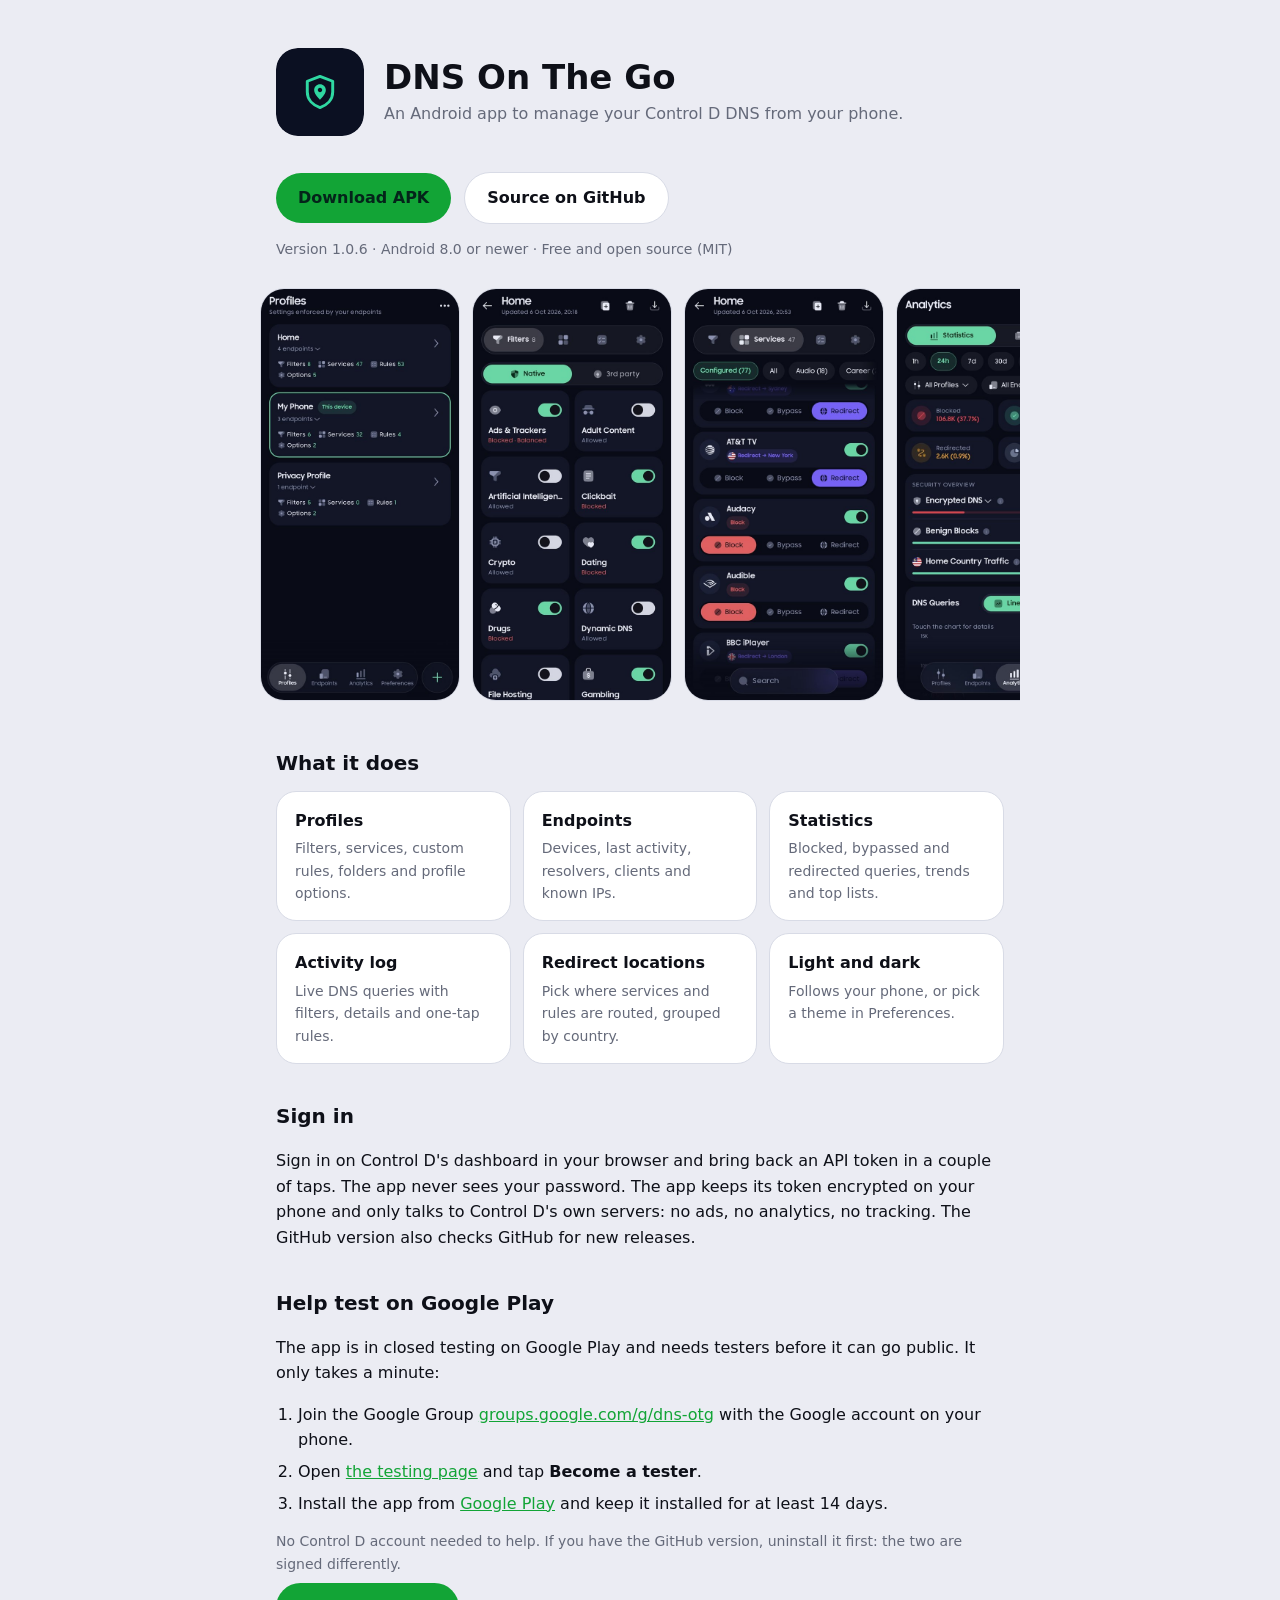
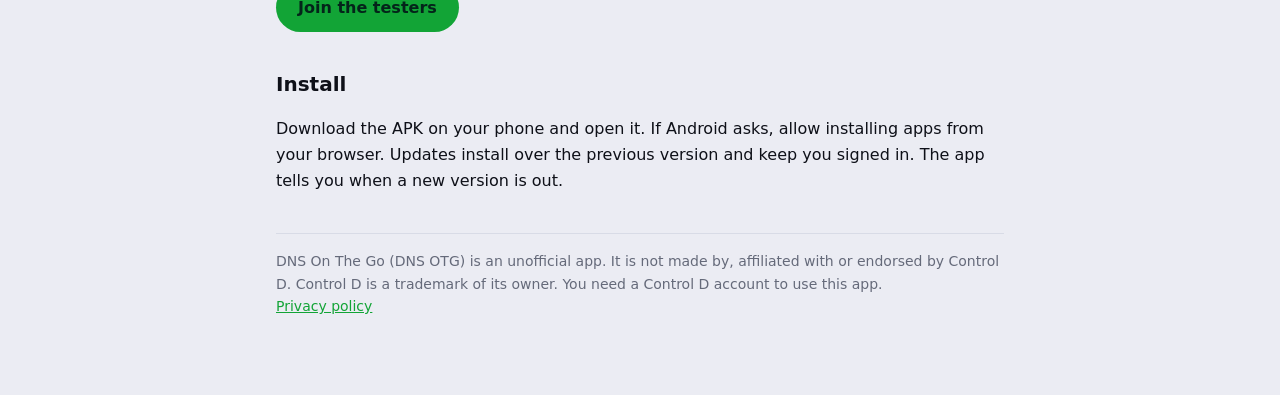
<file: docs/index.html>
<!doctype html>
<html lang="en">
<head>
<meta charset="utf-8">
<meta name="viewport" content="width=device-width, initial-scale=1">
<title>DNS On The Go</title>
<meta name="description" content="Unofficial Android app to manage your Control D DNS: profiles, endpoints, statistics and live logs.">
<link rel="icon" href="icon.svg">
<meta property="og:title" content="DNS On The Go">
<meta property="og:description" content="Unofficial Android app to manage your Control D DNS: profiles, endpoints, statistics and live logs.">
<meta property="og:image" content="https://tangrow1105.github.io/dns-otg/screenshots/01-profiles.jpg">
<meta property="og:url" content="https://tangrow1105.github.io/dns-otg/">
<link rel="stylesheet" href="style.css">
</head>
<body>
<main>
  <div class="hero">
    <img src="icon.svg" alt="">
    <div>
      <h1>DNS On The Go</h1>
      <p class="tag">An Android app to manage your Control D DNS from your phone.</p>
    </div>
  </div>

  <a class="btn" href="https://github.com/tangrow1105/dns-otg/releases/latest">Download APK</a>
  <a class="btn alt" href="https://github.com/tangrow1105/dns-otg">Source on GitHub</a>
  <p class="meta">Version 1.0.6 · Android 8.0 or newer · Free and open source (MIT)</p>

  <div class="shots" aria-label="Screenshots">
    <img src="screenshots/01-profiles.jpg" width="540" height="1120" alt="Profiles list">
    <img src="screenshots/02-filters.jpg" width="540" height="1120" alt="Filters" loading="lazy">
    <img src="screenshots/03-services.jpg" width="540" height="1120" alt="Services" loading="lazy">
    <img src="screenshots/06-statistics.jpg" width="540" height="1120" alt="Statistics" loading="lazy">
    <img src="screenshots/07-activity-log.jpg" width="540" height="1120" alt="Activity log" loading="lazy">
    <img src="screenshots/05-endpoints.jpg" width="540" height="1120" alt="Endpoints" loading="lazy">
    <img src="screenshots/04-default-location.jpg" width="540" height="1120" alt="Default Location" loading="lazy">
    <img src="screenshots/08-sign-in.jpg" width="540" height="1120" alt="Sign in" loading="lazy">
  </div>

  <h2>What it does</h2>
  <div class="grid">
    <div class="card"><h3>Profiles</h3><p>Filters, services, custom rules, folders and profile options.</p></div>
    <div class="card"><h3>Endpoints</h3><p>Devices, last activity, resolvers, clients and known IPs.</p></div>
    <div class="card"><h3>Statistics</h3><p>Blocked, bypassed and redirected queries, trends and top lists.</p></div>
    <div class="card"><h3>Activity log</h3><p>Live DNS queries with filters, details and one-tap rules.</p></div>
    <div class="card"><h3>Redirect locations</h3><p>Pick where services and rules are routed, grouped by country.</p></div>
    <div class="card"><h3>Light and dark</h3><p>Follows your phone, or pick a theme in Preferences.</p></div>
  </div>

  <h2>Sign in</h2>
  <p>Sign in on Control D's dashboard in your browser and bring back an API token in a couple of taps. The app never sees your password. The app keeps its token encrypted on your phone and only talks to Control D's own servers: no ads, no analytics, no tracking. The GitHub version also checks GitHub for new releases.</p>

  <h2>Help test on Google Play</h2>
  <p>The app is in closed testing on Google Play and needs testers before it can go public. It only takes a minute:</p>
  <ol class="steps">
    <li>Join the Google Group <a href="https://groups.google.com/g/dns-otg">groups.google.com/g/dns-otg</a> with the Google account on your phone.</li>
    <li>Open <a href="https://play.google.com/apps/testing/app.dnsotg">the testing page</a> and tap <b>Become a tester</b>.</li>
    <li>Install the app from <a href="https://play.google.com/store/apps/details?id=app.dnsotg">Google Play</a> and keep it installed for at least 14 days.</li>
  </ol>
  <p class="meta">No Control D account needed to help. If you have the GitHub version, uninstall it first: the two are signed differently.</p>
  <a class="btn" href="https://groups.google.com/g/dns-otg">Join the testers</a>

  <h2>Install</h2>
  <p>Download the APK on your phone and open it. If Android asks, allow installing apps from your browser. Updates install over the previous version and keep you signed in. The app tells you when a new version is out.</p>

  <p class="note">DNS On The Go (DNS OTG) is an unofficial app. It is not made by, affiliated with or endorsed by Control D.
  Control D is a trademark of its owner. You need a Control D account to use this app.<br>
  <a href="privacy.html">Privacy policy</a></p>
</main>
</body>
</html>
</file>
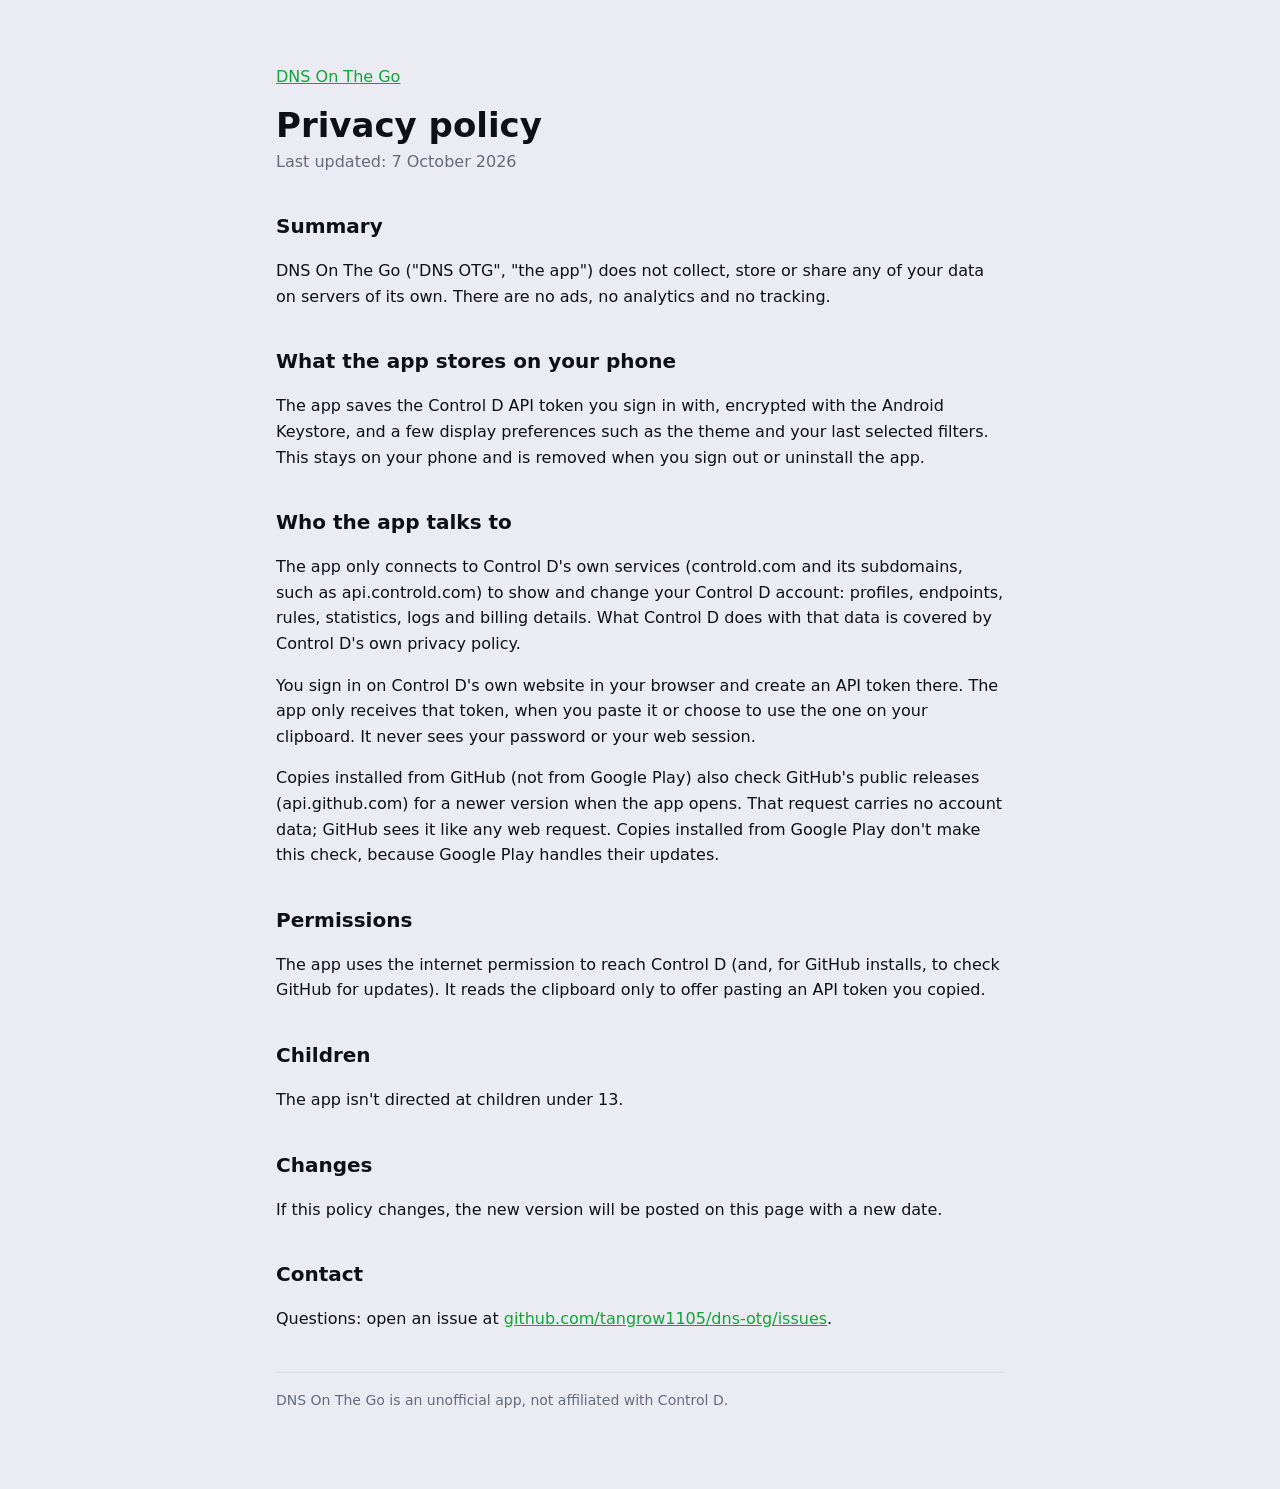
<file: docs/privacy.html>
<!doctype html>
<html lang="en">
<head>
<meta charset="utf-8">
<meta name="viewport" content="width=device-width, initial-scale=1">
<title>Privacy Policy</title>
<link rel="icon" href="icon.svg">
<link rel="stylesheet" href="style.css">
</head>
<body>
<main>
  <p><a href="./">DNS On The Go</a></p>
  <h1>Privacy policy</h1>
  <p class="tag">Last updated: 7 October 2026</p>

  <h2>Summary</h2>
  <p>DNS On The Go ("DNS OTG", "the app") does not collect, store or share any of your data on servers of its own. There are no ads, no analytics and no tracking.</p>

  <h2>What the app stores on your phone</h2>
  <p>The app saves the Control D API token you sign in with, encrypted with the Android Keystore, and a few display preferences such as the theme and your last selected filters. This stays on your phone and is removed when you sign out or uninstall the app.</p>

  <h2>Who the app talks to</h2>
  <p>The app only connects to Control D's own services (controld.com and its subdomains, such as api.controld.com) to show and change your Control D account: profiles, endpoints, rules, statistics, logs and billing details. What Control D does with that data is covered by Control D's own privacy policy.</p>
  <p>You sign in on Control D's own website in your browser and create an API token there. The app only receives that token, when you paste it or choose to use the one on your clipboard. It never sees your password or your web session.</p>
  <p>Copies installed from GitHub (not from Google Play) also check GitHub's public releases (api.github.com) for a newer version when the app opens. That request carries no account data; GitHub sees it like any web request. Copies installed from Google Play don't make this check, because Google Play handles their updates.</p>

  <h2>Permissions</h2>
  <p>The app uses the internet permission to reach Control D (and, for GitHub installs, to check GitHub for updates). It reads the clipboard only to offer pasting an API token you copied.</p>

  <h2>Children</h2>
  <p>The app isn't directed at children under 13.</p>

  <h2>Changes</h2>
  <p>If this policy changes, the new version will be posted on this page with a new date.</p>

  <h2>Contact</h2>
  <p>Questions: open an issue at <a href="https://github.com/tangrow1105/dns-otg/issues">github.com/tangrow1105/dns-otg/issues</a>.</p>

  <p class="note">DNS On The Go is an unofficial app, not affiliated with Control D.</p>
</main>
</body>
</html>
</file>
<file: docs/style.css>
:root{--bg:#080B17;--card:#111628;--text:#E8EBF7;--muted:#8B93B3;--accent:#2FD8A2;--line:#262D4A}
@media (prefers-color-scheme:light){:root{--bg:#EBECF3;--card:#FFFFFF;--text:#0E1018;--muted:#656A7A;--accent:#12A436;--line:#D8DBE6}}
*{box-sizing:border-box}
body{margin:0;background:var(--bg);color:var(--text);font:16px/1.6 system-ui,-apple-system,"Segoe UI",Roboto,sans-serif}
main{max-width:760px;margin:0 auto;padding:48px 16px 64px}
a{color:var(--accent)}
.hero{display:flex;gap:20px;align-items:center;margin-bottom:28px}
.hero img{width:88px;height:88px;border-radius:22px}
h1{font-size:34px;margin:0;line-height:1.15}
h2{font-size:20px;margin:36px 0 12px}
.tag{color:var(--muted);margin:4px 0 0}
.btn{display:inline-block;background:var(--accent);color:#04241A;font-weight:600;text-decoration:none;padding:12px 22px;border-radius:999px;margin:8px 8px 0 0}
.btn.alt{background:var(--card);color:var(--text);border:1px solid var(--line)}
.grid{display:grid;grid-template-columns:repeat(auto-fit,minmax(220px,1fr));gap:12px}
.card{background:var(--card);border:1px solid var(--line);border-radius:20px;padding:16px 18px}
.card h3{margin:0 0 4px;font-size:16px}
.card p{margin:0;color:var(--muted);font-size:14px}
.note{color:var(--muted);font-size:14px;border-top:1px solid var(--line);margin-top:40px;padding-top:16px}
.meta{color:var(--muted);font-size:14px;margin:14px 0 0}
.shots{display:flex;gap:12px;overflow-x:auto;scroll-snap-type:x mandatory;margin:28px -16px 0;padding:0 16px 10px}
.shots img{flex:none;width:200px;height:auto;border-radius:24px;border:1px solid var(--line);scroll-snap-align:start}
.steps{padding-left:22px;margin:8px 0 0}.steps li{margin:6px 0}
</file>
